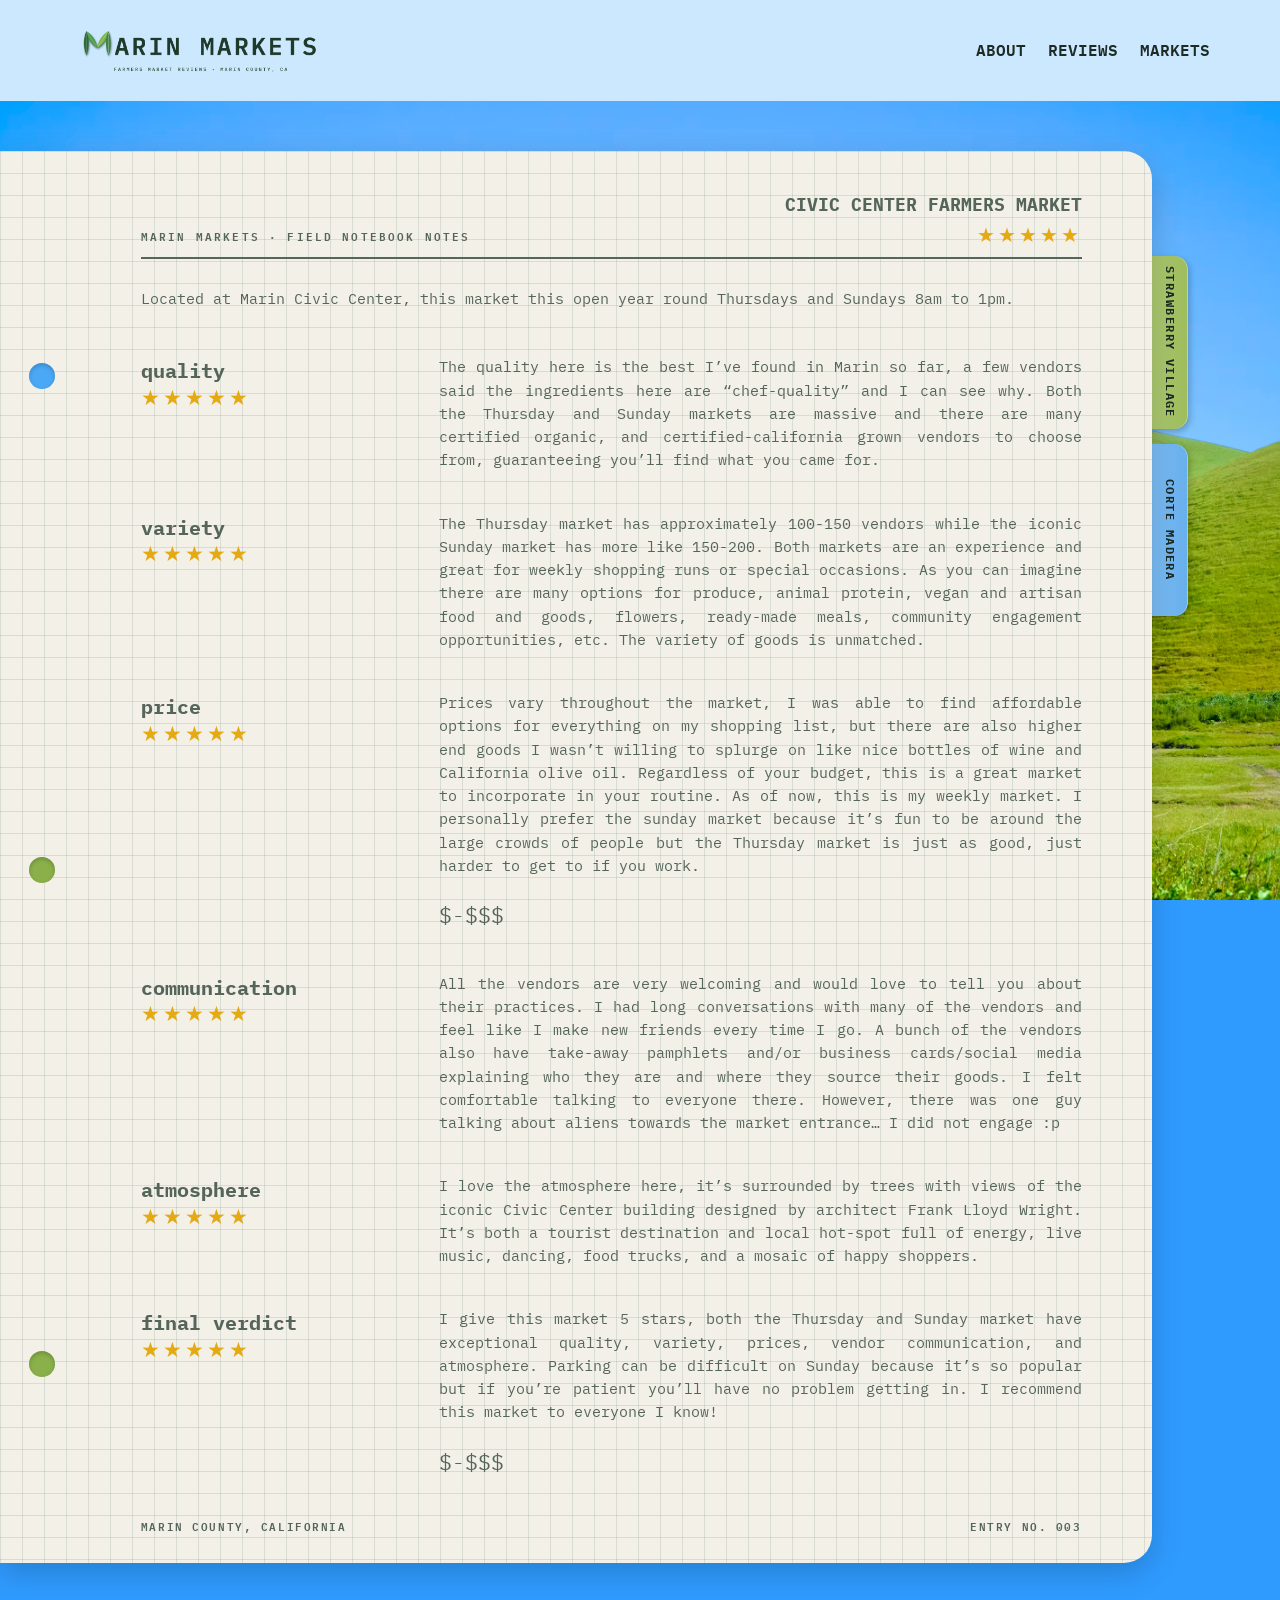
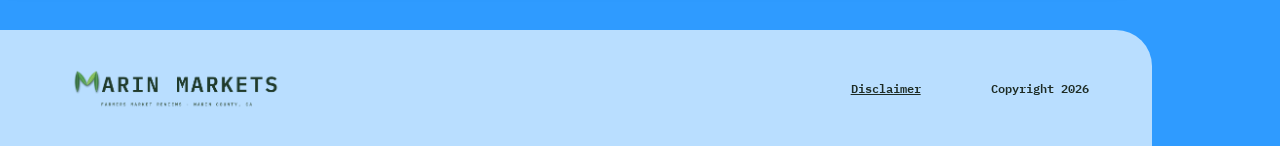
<file: civic-center.html>
<!DOCTYPE html>
<html lang="en">
<head>
  <meta charset="UTF-8">
  <meta name="viewport" content="width=device-width, initial-scale=1">
  <title>Marin Civic Center (Thursday & Sunday) Farmers Market - Marin Markets</title>
  <link rel="preconnect" href="https://fonts.googleapis.com">
  <link rel="preconnect" href="https://fonts.gstatic.com" crossorigin>
  <link href="https://fonts.googleapis.com/css2?family=IBM+Plex+Mono:wght@400;500;600;700&display=swap" rel="stylesheet">
  <link rel="stylesheet" href="css/style.css">
</head>
<body class="journal">
  <header class="site-header">
    <div class="wrap">
      <a class="logo" href="index.html"><img src="images/logo.png" alt="Marin Markets – Farmers market reviews, Marin County, CA"></a>
      <nav class="nav" aria-label="Main">
        <a href="index.html#about">About</a>
        <a href="corte-madera.html">Reviews</a>
        <a href="index.html#markets">Markets</a>
      </nav>
    </div>
  </header>
  <main class="meadow">
    <article class="notebook">
      <nav class="tabs" aria-label="More market reviews">
        <a class="tab tab-green" href="strawberry-village.html"><span>Strawberry Village</span></a>
        <a class="tab tab-blue" href="corte-madera.html"><span>Corte Madera</span></a>
      </nav>
      <span class="hole blue" style="top:15%"></span>
      <span class="hole" style="top:50%"></span>
      <span class="hole" style="top:85%"></span>

      <header class="nb-head">
        <span class="label">Marin Markets · Field notebook notes</span>
        <div>
          <h1>Civic Center Farmers Market</h1>
          <span class="stars" aria-label="5 out of 5 stars">★★★★★</span>
        </div>
      </header>

      <p class="lede">Located at Marin Civic Center, this market this open year round Thursdays and Sundays 8am to 1pm.</p>

      <section class="criterion">
        <div><h2>quality</h2><div class="stars sm" aria-label="5 out of 5 stars">★★★★★</div></div>
        <p>The quality here is the best I’ve found in Marin so far, a few vendors said the ingredients here are “chef-quality” and I can see why. Both the Thursday and Sunday markets are massive and there are many certified organic, and certified-california grown vendors to choose from, guaranteeing you’ll find what you came for.</p>
      </section>

      <section class="criterion">
        <div><h2>variety</h2><div class="stars sm" aria-label="5 out of 5 stars">★★★★★</div></div>
        <p>The Thursday market has approximately 100-150 vendors while the iconic Sunday market has more like 150-200. Both markets are an experience and great for weekly shopping runs or special occasions. As you can imagine there are many options for produce, animal protein, vegan and artisan food and goods, flowers, ready-made meals, community engagement opportunities, etc. The variety of goods is unmatched.</p>
      </section>

      <section class="criterion">
        <div><h2>price</h2><div class="stars sm" aria-label="5 out of 5 stars">★★★★★</div></div>
        <div>
          <p>Prices vary throughout the market, I was able to find affordable options for everything on my shopping list, but there are also higher end goods I wasn’t willing to splurge on like nice bottles of wine and California olive oil. Regardless of your budget, this is a great market to incorporate in your routine. As of now, this is my weekly market. I personally prefer the sunday market because it’s fun to be around the large crowds of people but the Thursday market is just as good, just harder to get to if you work.</p>
          <p class="price-mark" aria-label="Price: three dollar signs">$-$$$</p>
        </div>
      </section>

      <section class="criterion">
        <div><h2>communication</h2><div class="stars sm" aria-label="5 out of 5 stars">★★★★★</div></div>
        <div>
          <p>All the vendors are very welcoming and would love to tell you about their practices. I had long conversations with many of the vendors and feel like I make new friends every time I go. A bunch of the vendors also have take-away pamphlets and/or business cards/social media explaining who they are and where they source their goods. I felt comfortable talking to everyone there. However, there was one guy talking about aliens towards the market entrance… I did not engage :p</p>
        </div>
      </section>

      <section class="criterion">
        <div><h2>atmosphere</h2><div class="stars sm" aria-label="5 out of 5 stars">★★★★★</div></div>
        <div>
          <p>I love the atmosphere here, it’s surrounded by trees with views of the iconic Civic Center building designed by architect Frank Lloyd Wright. It’s both a tourist destination and local hot-spot full of energy, live music, dancing, food trucks, and a mosaic of happy shoppers.</p>
        </div>
      </section>

      <section class="criterion">
        <div><h2>final verdict</h2><div class="stars sm" aria-label="5 out of 5 stars">★★★★★</div></div>
        <div>
          <p>I give this market 5 stars, both the Thursday and Sunday market have exceptional quality, variety, prices, vendor communication, and atmosphere. Parking can be difficult on Sunday because it’s so popular but if you’re patient you’ll have no problem getting in. I recommend this market to everyone I know!</p>
          <p class="price-mark" aria-label="Price: three dollar signs">$-$$$</p>
        </div>
      </section>

      <footer class="nb-foot"><span>Marin County, California</span><span>Entry No. 003</span></footer>
    </article>
  </main>
  <footer class="site-footer">
    <div class="wrap">
      <a class="logo" href="index.html"><img src="images/logo.png" alt="Marin Markets"></a>
      <div class="fine"><a href="#">Disclaimer</a><span>Copyright 2026</span></div>
    </div>
  </footer>
</body>
</html>
</file>
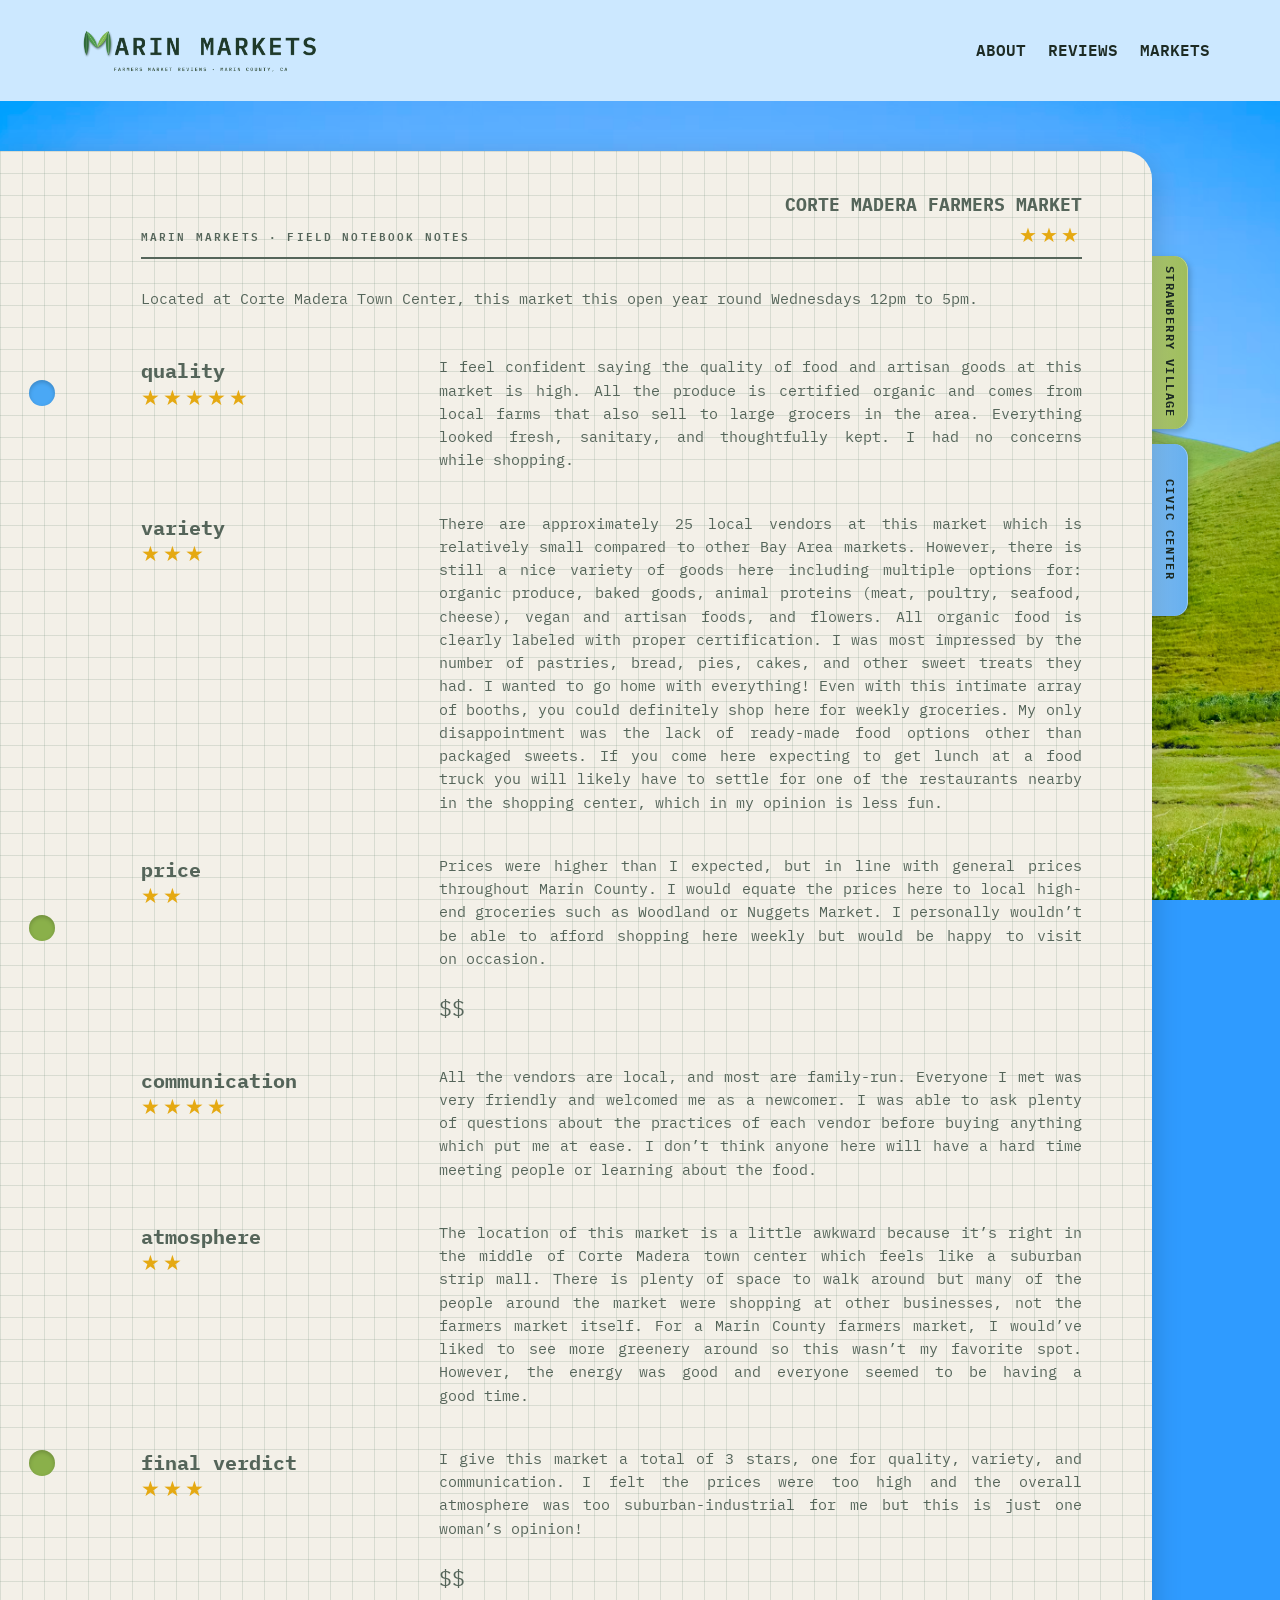
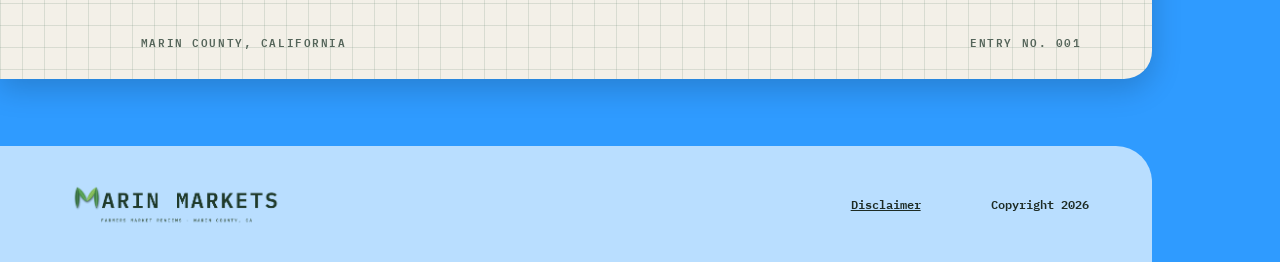
<file: corte-madera.html>
<!DOCTYPE html>
<html lang="en">
<head>
  <meta charset="UTF-8">
  <meta name="viewport" content="width=device-width, initial-scale=1">
  <title>Corte Madera Farmers Market - Marin Markets</title>
  <link rel="preconnect" href="https://fonts.googleapis.com">
  <link rel="preconnect" href="https://fonts.gstatic.com" crossorigin>
  <link href="https://fonts.googleapis.com/css2?family=IBM+Plex+Mono:wght@400;500;600;700&display=swap" rel="stylesheet">
  <link rel="stylesheet" href="css/style.css">
</head>
<body class="journal">
  <header class="site-header">
    <div class="wrap">
      <a class="logo" href="index.html"><img src="images/logo.png" alt="Marin Markets – Farmers market reviews, Marin County, CA"></a>
      <nav class="nav" aria-label="Main">
        <a href="index.html#about">About</a>
        <a href="corte-madera.html">Reviews</a>
        <a href="index.html#markets">Markets</a>
      </nav>
    </div>
  </header>
  <main class="meadow">
    <article class="notebook">
      <nav class="tabs" aria-label="More market reviews">
        <a class="tab tab-green" href="strawberry-village.html"><span>Strawberry Village</span></a>
        <a class="tab tab-blue" href="civic-center.html"><span>Civic Center</span></a>
      </nav>
      <span class="hole blue" style="top:15%"></span>
      <span class="hole" style="top:50%"></span>
      <span class="hole" style="top:85%"></span>

      <header class="nb-head">
        <span class="label">Marin Markets · Field notebook notes</span>
        <div>
          <h1>Corte Madera Farmers Market</h1>
          <span class="stars" aria-label="3 out of 5 stars">★★★</span>
        </div>
      </header>

      <p class="lede">Located at Corte Madera Town Center, this market this open year round Wednesdays 12pm to 5pm.</p>

      <section class="criterion">
        <div><h2>quality</h2><div class="stars sm" aria-label="5 out of 5 stars">★★★★★</div></div>
        <p>I feel confident saying the quality of food and artisan goods at this market is high. All the produce is certified organic and comes from local farms that also sell to large grocers in the area. Everything looked fresh, sanitary, and thoughtfully kept. I had no concerns while shopping.</p>
      </section>

      <section class="criterion">
        <div><h2>variety</h2><div class="stars sm" aria-label="3 out of 5 stars">★★★</div></div>
        <p>There are approximately 25 local vendors at this market which is relatively small compared to other Bay Area markets. However, there is still a nice variety of goods here including multiple options for: organic produce, baked goods, animal proteins (meat, poultry, seafood, cheese), vegan and artisan foods, and flowers. All organic food is clearly labeled with proper certification. I was most impressed by the number of pastries, bread, pies, cakes, and other sweet treats they had. I wanted to go home with everything! Even with this intimate array of booths, you could definitely shop here for weekly groceries. My only disappointment was the lack of ready-made food options other than packaged sweets. If you come here expecting to get lunch at a food truck you will likely have to settle for one of the restaurants nearby in the shopping center, which in my opinion is less fun.</p>
      </section>

      <section class="criterion">
        <div><h2>price</h2><div class="stars sm" aria-label="2 out of 5 stars">★★</div></div>
        <div>
          <p>Prices were higher than I expected, but in line with general prices throughout Marin County. I would equate the prices here to local high-end groceries such as Woodland or Nuggets Market. I personally wouldn’t be able to afford shopping here weekly but would be happy to visit on occasion.</p>
          <p class="price-mark" aria-label="Price: three dollar signs">$$</p>
        </div>
      </section>

      <section class="criterion">
        <div><h2>communication</h2><div class="stars sm" aria-label="5 out of 5 stars">★★★★</div></div>
        <div>
          <p>All the vendors are local, and most are family-run. Everyone I met was very friendly and welcomed me as a newcomer. I was able to ask plenty of questions about the practices of each vendor before buying anything which put me at ease. I don’t think anyone here will have a hard time meeting people or learning about the food.</p>
        </div>
      </section>

      <section class="criterion">
        <div><h2>atmosphere</h2><div class="stars sm" aria-label="1 out of 5 stars">★★</div></div>
        <div>
          <p>The location of this market is a little awkward because it’s right in the middle of Corte Madera town center which feels like a suburban strip mall. There is plenty of space to walk around but many of the people around the market were shopping at other businesses, not the farmers market itself. For a Marin County farmers market, I would’ve liked to see more greenery around so this wasn’t my favorite spot. However, the energy was good and everyone seemed to be having a good time.</p>
        </div>
      </section>

      <section class="criterion">
        <div><h2>final verdict</h2><div class="stars sm" aria-label="3 out of 5 stars">★★★</div></div>
        <div>
          <p>I give this market a total of 3 stars, one for quality, variety, and communication. I felt the prices were too high and the overall atmosphere was too suburban-industrial for me but this is just one woman’s opinion!</p>
          <p class="price-mark" aria-label="Price: three dollar signs">$$</p>
        </div>
      </section>

      <footer class="nb-foot"><span>Marin County, California</span><span>Entry No. 001</span></footer>
    </article>
  </main>
  <footer class="site-footer">
    <div class="wrap">
      <a class="logo" href="index.html"><img src="images/logo.png" alt="Marin Markets"></a>
      <div class="fine"><a href="#">Disclaimer</a><span>Copyright 2026</span></div>
    </div>
  </footer>
</body>
</html>
</file>
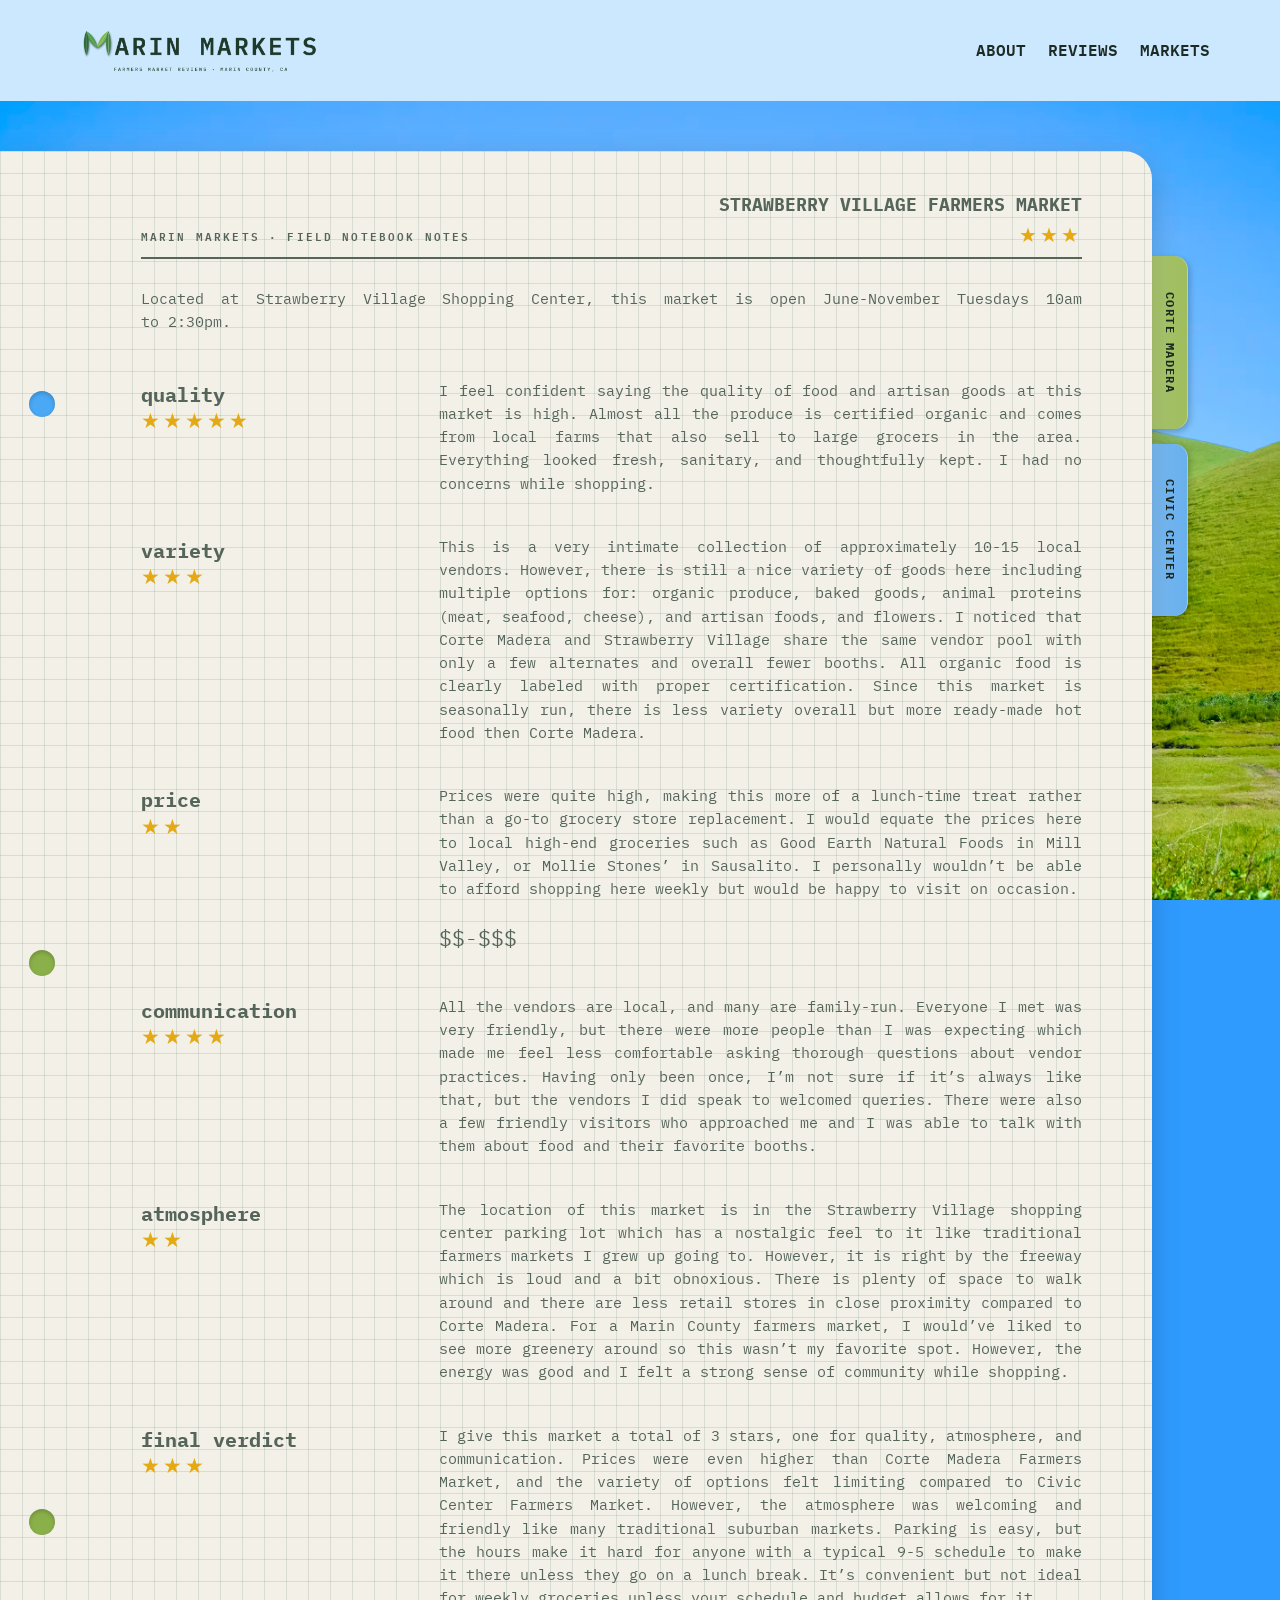
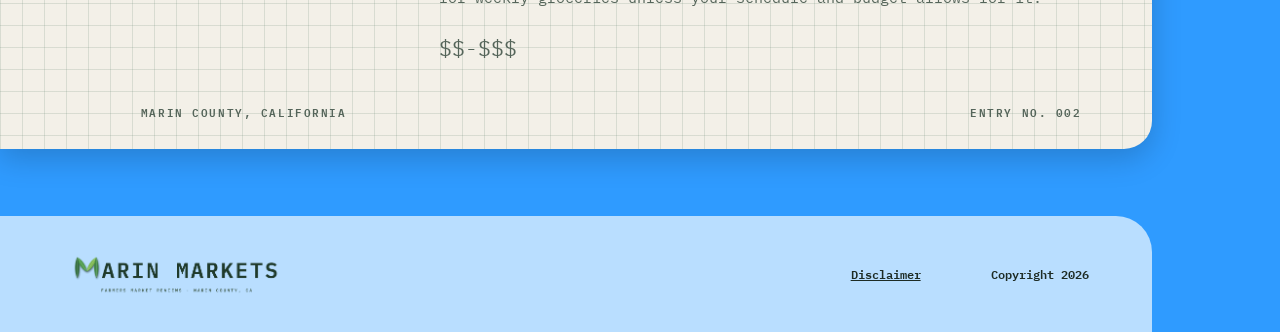
<file: strawberry-village.html>
<!DOCTYPE html>
<html lang="en">
<head>
  <meta charset="UTF-8">
  <meta name="viewport" content="width=device-width, initial-scale=1">
  <title>Strawberry Village Farmers Market - Marin Markets</title>
  <link rel="preconnect" href="https://fonts.googleapis.com">
  <link rel="preconnect" href="https://fonts.gstatic.com" crossorigin>
  <link href="https://fonts.googleapis.com/css2?family=IBM+Plex+Mono:wght@400;500;600;700&display=swap" rel="stylesheet">
  <link rel="stylesheet" href="css/style.css">
</head>
<body class="journal">
  <header class="site-header">
    <div class="wrap">
      <a class="logo" href="index.html"><img src="images/logo.png" alt="Marin Markets – Farmers market reviews, Marin County, CA"></a>
      <nav class="nav" aria-label="Main">
        <a href="index.html#about">About</a>
        <a href="corte-madera.html">Reviews</a>
        <a href="index.html#markets">Markets</a>
      </nav>
    </div>
  </header>
  <main class="meadow">
    <article class="notebook">
      <nav class="tabs" aria-label="More market reviews">
        <a class="tab tab-green" href="corte-madera.html"><span>Corte Madera</span></a>
        <a class="tab tab-blue" href="civic-center.html"><span>Civic Center</span></a>
      </nav>
      <span class="hole blue" style="top:15%"></span>
      <span class="hole" style="top:50%"></span>
      <span class="hole" style="top:85%"></span>

      <header class="nb-head">
        <span class="label">Marin Markets · Field notebook notes</span>
        <div>
          <h1>Strawberry Village Farmers Market</h1>
          <span class="stars" aria-label="3 out of 5 stars">★★★</span>
        </div>
      </header>

      <p class="lede">Located at Strawberry Village Shopping Center, this market is open June-November Tuesdays 10am to 2:30pm.</p>

      <section class="criterion">
        <div><h2>quality</h2><div class="stars sm" aria-label="5 out of 5 stars">★★★★★</div></div>
        <p>I feel confident saying the quality of food and artisan goods at this market is high. Almost all the produce is certified organic and comes from local farms that also sell to large grocers in the area. Everything looked fresh, sanitary, and thoughtfully kept. I had no concerns while shopping.</p>
      </section>

      <section class="criterion">
        <div><h2>variety</h2><div class="stars sm" aria-label="3 out of 5 stars">★★★</div></div>
        <p>This is a very intimate collection of approximately 10-15 local vendors. However, there is still a nice variety of goods here including multiple options for: organic produce, baked goods, animal proteins (meat, seafood, cheese), and artisan foods, and flowers. I noticed that Corte Madera and Strawberry Village share the same vendor pool with only a few alternates and overall fewer booths. All organic food is clearly labeled with proper certification. Since this market is seasonally run, there is less variety overall but more ready-made hot food then Corte Madera.</p>
      </section>

      <section class="criterion">
        <div><h2>price</h2><div class="stars sm" aria-label="2 out of 5 stars">★★</div></div>
        <div>
          <p>Prices were quite high, making this more of a lunch-time treat rather than a go-to grocery store replacement. I would equate the prices here to local high-end groceries such as Good Earth Natural Foods in Mill Valley, or Mollie Stones’ in Sausalito. I personally wouldn’t be able to afford shopping here weekly but would be happy to visit on occasion.</p>
          <p class="price-mark" aria-label="Price: three dollar signs">$$-$$$</p>
        </div>
      </section>

      <section class="criterion">
        <div><h2>communication</h2><div class="stars sm" aria-label="5 out of 5 stars">★★★★</div></div>
        <div>
          <p>All the vendors are local, and many are family-run. Everyone I met was very friendly, but there were more people than I was expecting which made me feel less comfortable asking thorough questions about vendor practices. Having only been once, I’m not sure if it’s always like that, but the vendors I did speak to welcomed queries. There were also a few friendly visitors who approached me and I was able to talk with them about food and their favorite booths.</p>
        </div>
      </section>

      <section class="criterion">
        <div><h2>atmosphere</h2><div class="stars sm" aria-label="1 out of 5 stars">★★</div></div>
        <div>
          <p>The location of this market is in the Strawberry Village shopping center parking lot which has a nostalgic feel to it like traditional farmers markets I grew up going to. However, it is right by the freeway which is loud and a bit obnoxious. There is plenty of space to walk around and there are less retail stores in close proximity compared to Corte Madera. For a Marin County farmers market, I would’ve liked to see more greenery around so this wasn’t my favorite spot. However, the energy was good and I felt a strong sense of community while shopping.</p>
        </div>
      </section>

      <section class="criterion">
        <div><h2>final verdict</h2><div class="stars sm" aria-label="3 out of 5 stars">★★★</div></div>
        <div>
          <p>I give this market a total of 3 stars, one for quality, atmosphere, and communication. Prices were even higher than Corte Madera Farmers Market, and the variety of options felt limiting compared to Civic Center Farmers Market. However, the atmosphere was welcoming and friendly like many traditional suburban markets. Parking is easy, but the hours make it hard for anyone with a typical 9-5 schedule to make it there unless they go on a lunch break. It’s convenient but not ideal for weekly groceries unless your schedule and budget allows for it.</p>
          <p class="price-mark" aria-label="Price: three dollar signs">$$-$$$</p>
        </div>
      </section>

      <footer class="nb-foot"><span>Marin County, California</span><span>Entry No. 002</span></footer>
    </article>
  </main>
  <footer class="site-footer">
    <div class="wrap">
      <a class="logo" href="index.html"><img src="images/logo.png" alt="Marin Markets"></a>
      <div class="fine"><a href="#">Disclaimer</a><span>Copyright 2026</span></div>
    </div>
  </footer>
</body>
</html>
</file>
<file: css/style.css>
/* Colors and fonts */
:root {
  --sky: #cce8ff;
  --sky-deep: #b8dcf5;
  --blue: #0070c0;
  --ink: #1d2b24;
  --moss: #55655a;
  --paper: #f3f0e8;
  --grid: rgba(120, 150, 130, .22);
  --star: #e5a912;
  --green: #8ab04a;
  --col-gap: 2.2rem;
  --font: "IBM Plex Mono", ui-monospace, Menlo, monospace;
}

/* Base */
* { box-sizing: border-box; margin: 0; }
html { scroll-behavior: smooth; font-size: clamp(15px, 1.15vw, 19px); }
body { font-family: var(--font); font-size: 1rem; color: var(--ink); line-height: 1.55; background: var(--sky); }
img { display: block; max-width: 100%; }
a { color: inherit; }
:focus-visible { outline: 3px solid var(--blue); outline-offset: 3px; }
.wrap { margin-inline: auto; padding-inline: 5.5%; }

/* Header */
.site-header { background: var(--sky); }
.site-header .wrap { display: flex; align-items: center; justify-content: space-between; padding-block: 16px; }
.logo img { height: 4.6rem; width: auto; }
.nav { display: flex; gap: 22px; }
.nav a { text-decoration: none; font-weight: 600; font-size: 1.05rem; text-transform: uppercase; }
.nav a:hover { text-decoration: underline; text-underline-offset: 6px; }

/* Stars */
.stars { color: var(--star); letter-spacing: 3px; font-size: 1.35rem; line-height: 1; }
.stars.sm { font-size: 1.4rem; }

/* Footer */
.site-footer { background: var(--sky-deep); border-top-right-radius: 36px; margin-right: 4%; margin-top: -40px; position: relative; box-shadow: 4vw 0 0 var(--blue); }
.site-footer .wrap { display: flex; align-items: center; justify-content: space-between; gap: 24px; padding-block: 28px; }
.site-footer .logo img { height: 4rem; }
.site-footer .fine { display: flex; gap: 70px; font-size: .78rem; font-weight: 600; }


/* Home: hero */
.hero { position: relative; aspect-ratio: 1.9; overflow: hidden; color: #fff; text-shadow: 0 1px 8px rgba(0, 0, 0, 0.35); }
.hero-image { position: absolute; inset: 0; }
.hero-image img { width: 100%; height: 100%; object-fit: cover; object-position: center; }
.hero .wrap { position: absolute; inset: 0; z-index: 1; }
.hero-block { position: absolute; }
.hero-block.one { top: 37%; left: 34%; }
.hero-block.two { top: 68%; left: 59%; }
.hero h1 { font-size: clamp(1.6rem, 3.4vw, 2.3rem); line-height: 1.15; font-weight: 500; text-shadow: 1px 2px 5px rgba(0, 0, 0, 0.35); }
.hero a { display: inline-block; margin-top: 18px; font-size: 0.95rem; text-decoration: none; text-shadow: 1px 2px 4px rgba(0, 0, 0, 0.4); }
.hero a:hover { text-decoration: underline; }

/* Home: intro */
.intro { background: #f8f7f3; }
.intro .wrap { position: relative; display: grid; grid-template-columns: 1fr 1.2fr; gap: 40px; align-items: end; padding-top: 2.8rem; }
.intro .tag { position: absolute; top: 5.8rem; left: 5.5%; font-size: .8rem; text-transform: uppercase; }
.intro-photo img { width: min(100%, 24rem); margin-inline: auto; transform: translateX(2.5rem); }
.intro-copy { align-self: start; padding-block: 2.6rem; padding-right: 9.2rem; }
.intro h2 { font-size: 1.5rem; font-weight: 500; line-height: 1.3; margin-bottom: 20px; }
.intro p { margin-bottom: 28px; text-wrap: pretty; }
.intro h2, .intro p { text-align: justify; text-justify: inter-word; }
.intro .link { font-size: .85rem; text-transform: uppercase; font-weight: 600; text-decoration: none; }

/* Home: featured cards */
.featured { padding-block: 40px 56px; }
.featured-head { display: flex; align-items: center; gap: 24px; font-size: .85rem; text-transform: uppercase; margin-bottom: 40px; }
.featured-head hr { flex: 1; border: 0; border-top: 1.5px solid var(--ink); }
.cards { display: grid; grid-template-columns: repeat(3, 1fr); column-gap: var(--col-gap); }
.card { display: grid; grid-template-rows: subgrid; grid-row: span 5; }
.card h3 { font-size: .95rem; font-weight: 500; text-transform: uppercase; margin-bottom: 14px; align-self: end; }
.card p { font-size: .9rem; margin: 14px 0 20px; }
.card .btn { justify-self: start; align-self: end; }
.photo-frame { position: relative; background: #fff; border: 1.5px solid var(--ink); border-radius: 12px; padding: 8px; margin-bottom: 36px; }
.photo-frame img { width: 100%; aspect-ratio: 1 / 1; object-fit: cover; border-radius: 4px; }
.photo-frame::before { content: ""; position: absolute; top: -14px; left: 14%; width: 70%; height: 34px; background: url("images/tape.png") center / 100% 100% no-repeat; }
.btn { display: inline-block; background: #fff; border: 1.5px solid var(--ink); border-radius: 10px; padding: .5rem 1rem; font-size: .8rem; font-weight: 600; text-transform: uppercase; text-decoration: none; }
.btn:hover { background: var(--ink); color: #fff; }

/* Home: info band (same 3 columns and gap as the cards) */
.band { background: var(--blue); color: #fff; padding-block: 36px 64px; }
.band .wrap { display: grid; grid-template-columns: repeat(3, 1fr); column-gap: var(--col-gap); }
.band .col { position: relative; }
.band .col + .col::before { content: ""; position: absolute; top: 0; bottom: 0; left: calc(var(--col-gap) / -2); border-left: 1px solid rgba(255,255,255,.55); }
.band h2 { font-size: .85rem; text-transform: uppercase; font-weight: 700; margin-bottom: 28px; }
.band p { font-size: .85rem; }
.band ul { list-style: none; padding: 0; display: flex; flex-wrap: wrap; align-content: flex-start; gap: .8rem; text-transform: uppercase; }
.band li { border: 1.5px solid rgba(255,255,255,.75); border-radius: 10px; padding: .5rem 1rem; font-size: .85rem; font-weight: 600; letter-spacing: .02em; }


/* Review pages: meadow photo behind the whole page, down through the footer */
body.journal { background: #2f9bff url("../images/meadow.png") center top / cover fixed; min-height: 100vh; }
body.journal .site-footer { background: rgba(204, 232, 255, .88); margin-top: 0; margin-right: 10%; box-shadow: none; }

/* position + z-index here lets the tabs sit behind the notebook and still be clickable */
.meadow { position: relative; z-index: 0; padding: 50px 0 4.5rem; }

/* Notebook */
.notebook {
  position: relative;
  width: 90%;
  padding: 40px 5.5% 28px 11%;
  background-color: var(--paper);
  background-image: linear-gradient(var(--grid) 1px, transparent 1px), linear-gradient(90deg, var(--grid) 1px, transparent 1px);
  background-size: 22px 22px;
  border-radius: 0 28px 28px 0;
  box-shadow: 0 10px 30px rgba(0,0,0,.18);
  color: var(--moss);
}
.hole { position: absolute; left: 2.5%; width: 26px; height: 26px; border-radius: 50%; background: var(--green); box-shadow: inset 0 2px 4px rgba(0,0,0,.2); }
.hole.blue { background: #4aa8f5; }
.nb-head { display: flex; justify-content: space-between; align-items: flex-end; flex-wrap: wrap; gap: 8px; border-bottom: 2px solid var(--moss); padding-bottom: 12px; margin-bottom: 28px; }
.nb-head .label { font-size: .72rem; letter-spacing: .2em; text-transform: uppercase; font-weight: 600; }
.nb-head h1 { font-size: 1.2rem; text-transform: uppercase; font-weight: 700; }
.nb-head .stars { display: block; text-align: right; margin-top: 6px; }
.lede { margin-bottom: 3rem; }
.criterion { display: grid; grid-template-columns: minmax(9rem, 1fr) 2.4fr; gap: 2rem; margin-bottom: 40px; }
.criterion h2 { font-size: 1.35rem; font-weight: 700; }
.lede, .criterion p { text-align: justify; text-justify: inter-word; text-wrap: pretty; }
.price-mark { font-size: 1.4rem; margin-top: 22px; }
.nb-foot { display: flex; justify-content: space-between; font-size: .7rem; letter-spacing: .15em; text-transform: uppercase; font-weight: 600; margin-top: 24px; }

/* Notebook tabs: tucked 1.1rem behind the page edge and slide out on hover */
.tab {
  position: absolute; z-index: -1;
  left: calc(100% - 1.1rem); width: 3.5rem; height: 11.5rem;
  display: flex; align-items: center; justify-content: center;
  padding-left: 1.1rem;
  border-radius: 0 .9rem .9rem 0;
  color: var(--ink); text-decoration: none;
  background-image: linear-gradient(90deg, rgba(0,0,0,.2), rgba(255,255,255,.14) 22%, rgba(0,0,0,.04));
  box-shadow: 2px 3px 6px rgba(0, 0, 0, .22), inset -1px 0 0 rgba(255, 255, 255, .35);
  transition: transform .18s ease;
}
.tab span { writing-mode: vertical-rl; font-size: .8rem; font-weight: 700; letter-spacing: .12em; text-transform: uppercase; white-space: nowrap; }
.tab-green { top: 7rem; background-color: #a4c45f; }
.tab-blue { top: 19.5rem; background-color: #6bb6f7; }
.tab:hover, .tab:focus-visible { transform: translateX(.45rem); }


/* Reduced motion */
@media (prefers-reduced-motion: reduce) {
  html { scroll-behavior: auto; }
  .tab { transition: none; }
}

/* Mobile (keep this last so it overrides the rules above) */
@media (max-width: 800px) {
  .site-header .wrap, .site-footer .wrap { flex-direction: column; gap: 14px; }
  .site-footer, body.journal .site-footer { margin-right: 0; }

  .hero-block.one, .hero-block.two { position: static; padding: 40px 28px 0; }
  .hero { aspect-ratio: auto; height: 900px; }
  .hero, .hero .wrap { padding-bottom: 40px; }
  .intro .wrap, .cards, .band .wrap { grid-template-columns: 1fr; }
  .intro .tag { position: static; display: block; margin-bottom: 8px; }
  .intro-photo img { transform: none; }
  .intro-copy { align-self: auto; padding-right: 0; }
  .band .col + .col { border-top: 1px solid rgba(255,255,255,.5); margin-top: 28px; padding-top: 28px; }
  .band .col + .col::before { display: none; }

  .notebook { width: auto; margin-right: 2.8rem; padding: 40px 28px 28px 56px; border-radius: 0 20px 20px 0; }
  .hole { left: 12px; width: 24px; height: 24px; }
  .criterion { grid-template-columns: 1fr; gap: .8rem; }
  .lede, .criterion p { text-align: left; }
  .tab { height: 9.5rem; }
  .tab-green { top: 5rem; }
  .tab-blue { top: 15.5rem; }
}
</file>
